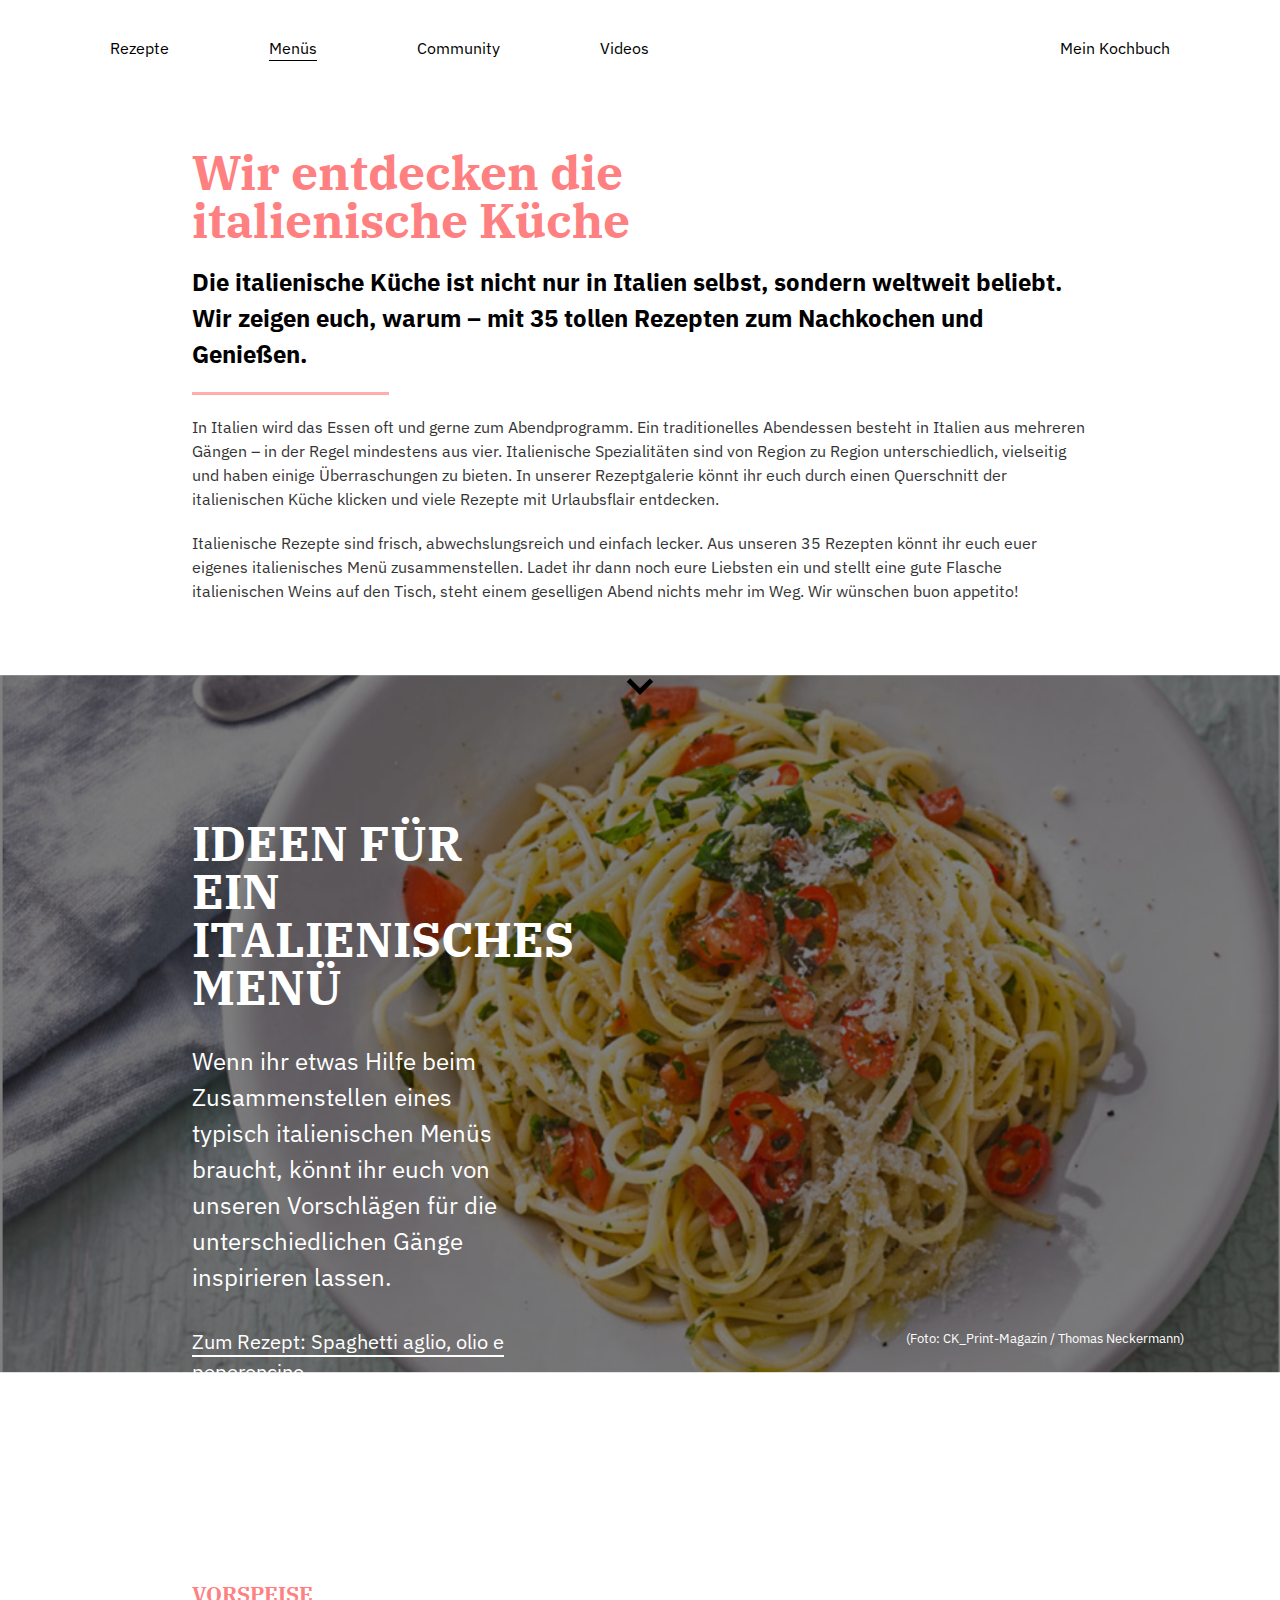
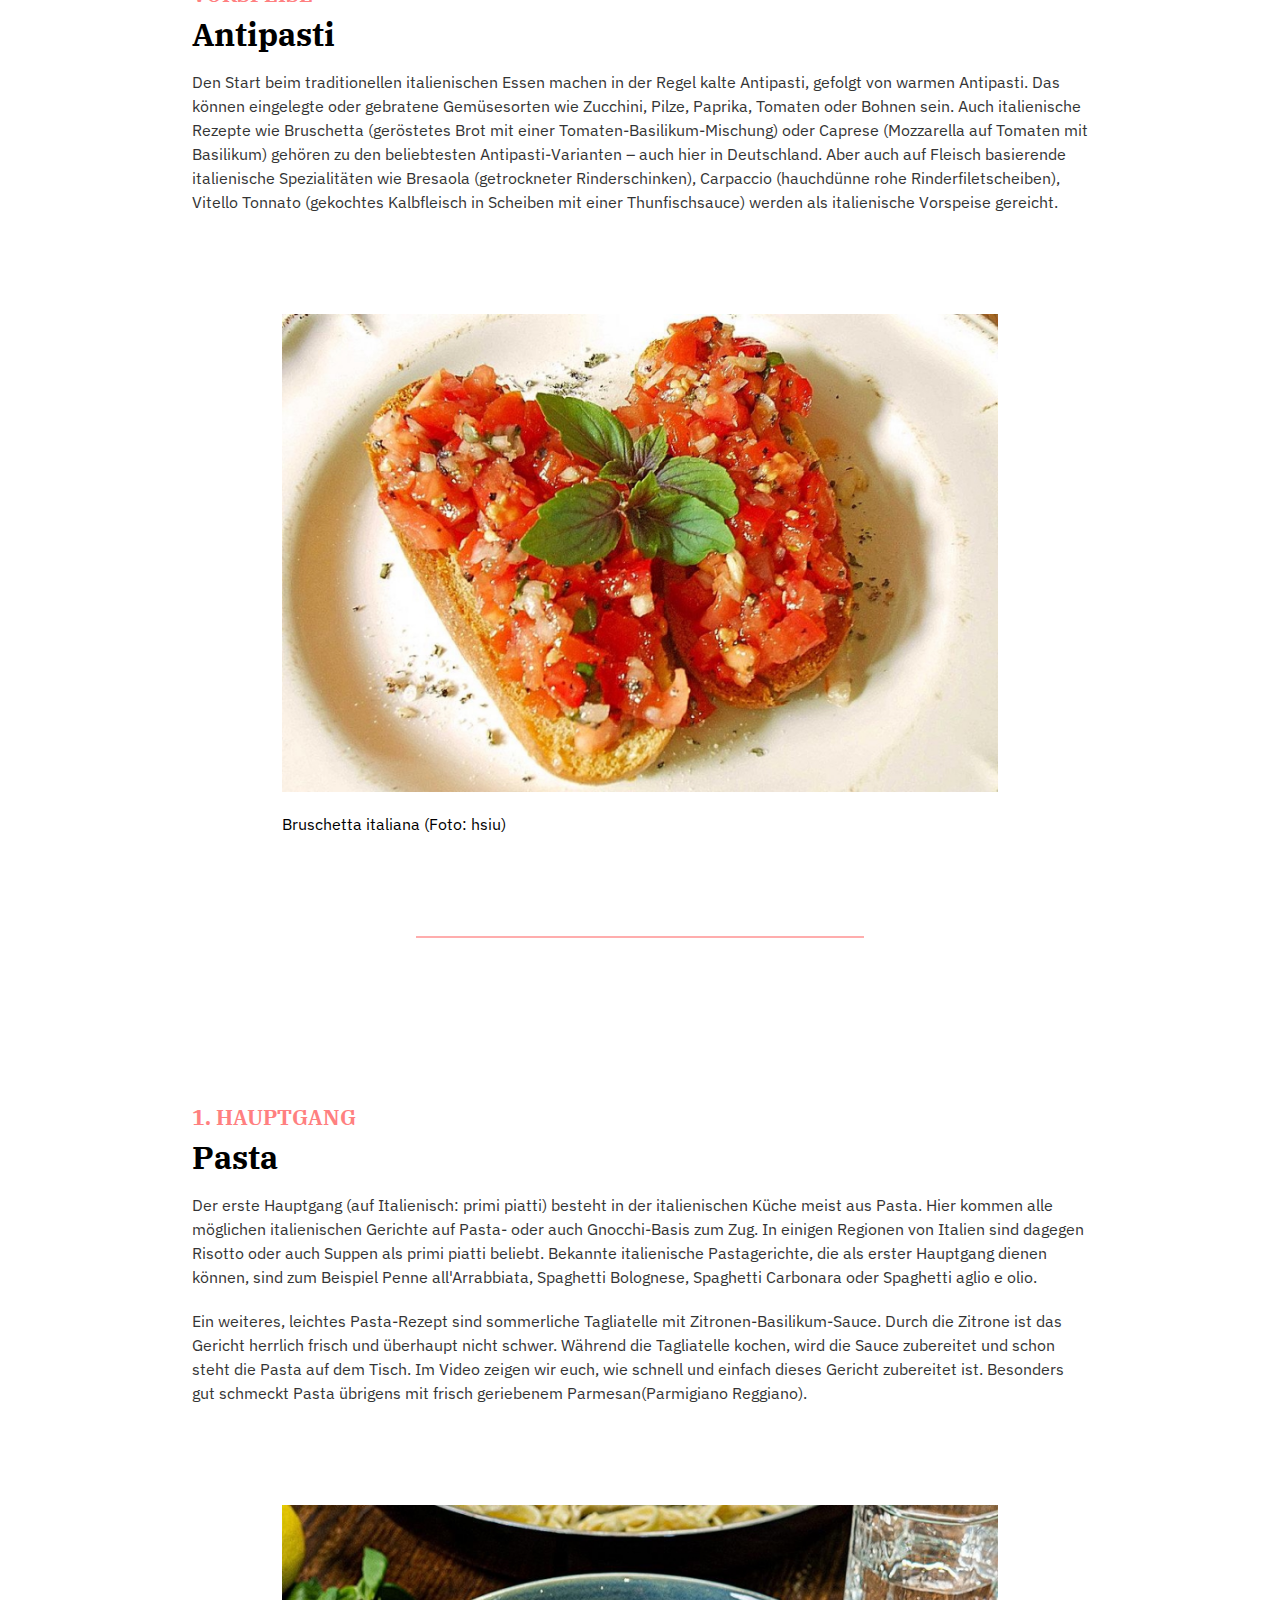
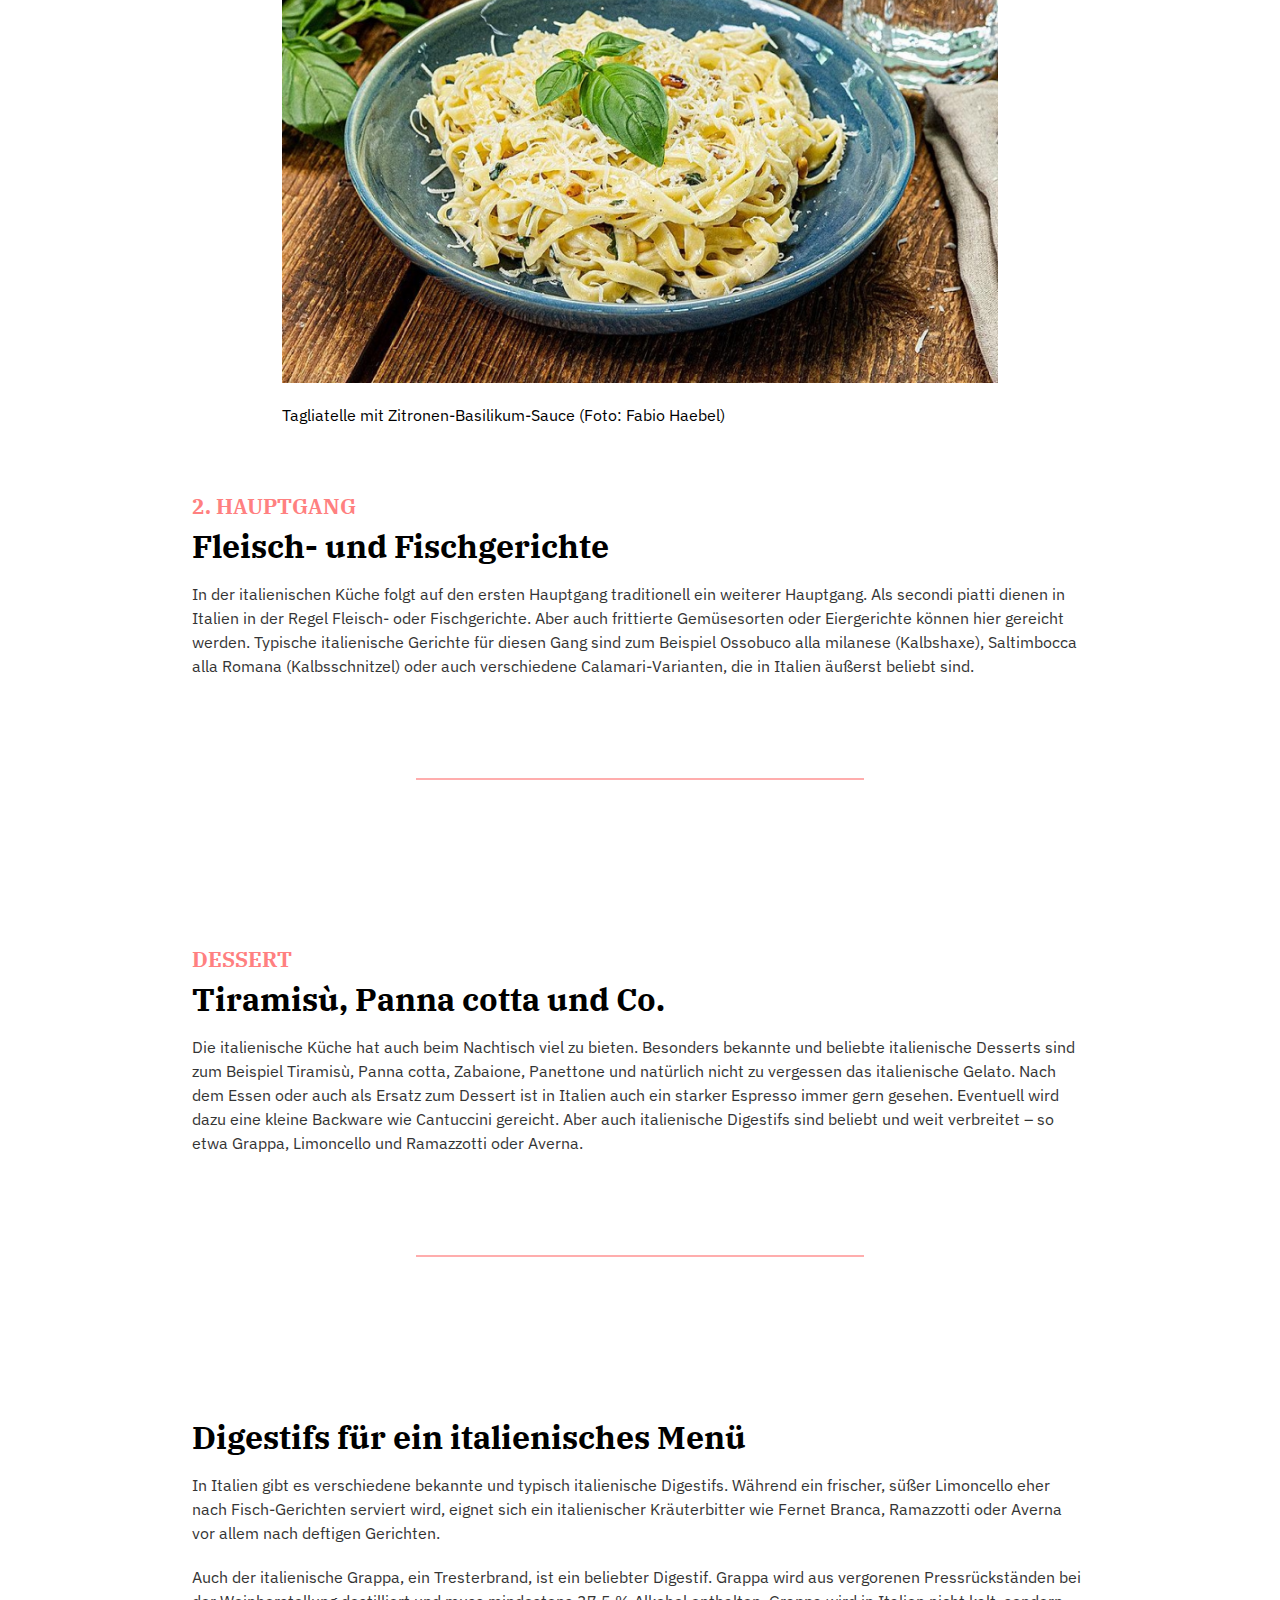
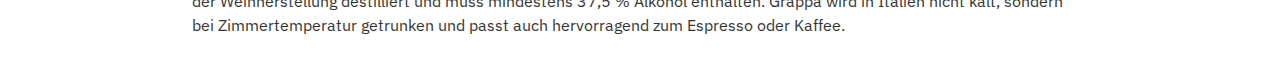
<file: index.html>
<!DOCTYPE html>
<html lang="de">
  <head>
    <meta charset="UTF-8" />
    <meta http-equiv="X-UA-Compatible" content="IE=edge" />
    <meta name="viewport" content="width=device-width, initial-scale=1.0" />
    <title>Übersicht</title>

    <link rel="stylesheet" href="./styles/reset.css" />
    <link rel="stylesheet" href="./styles/variables.css" />
    <link rel="stylesheet" href="./styles/base.css" />
    <link rel="stylesheet" href="./styles/components.css" />
    <link rel="stylesheet" href="./styles/index.css" />
  </head>

  <body>
    <header class="navbar">
      <nav>
        <ul>
          <li>
            <a href="./recipes/spaghetti-aglio-olio-e-peperoncino.html"
              >Rezepte</a
            >
          </li>
          <li><a class="is-active" href="./index.html">Menüs</a></li>
          <li><a href="#">Community</a></li>
          <li><a href="#">Videos</a></li>
          <li><a href="#">Mein Kochbuch</a></li>
        </ul>
      </nav>
    </header>

    <main>
      <article class="catcher">
        <h1>Wir entdecken die italienische Küche</h1>

        <h2 class="subheader">
          Die italienische Küche ist nicht nur in Italien selbst, sondern
          weltweit beliebt. Wir zeigen euch, warum – mit 35 tollen Rezepten zum
          Nachkochen und Genießen.
        </h2>

        <hr />

        <p>
          In Italien wird das Essen oft und gerne zum Abendprogramm. Ein
          traditionelles Abendessen besteht in Italien aus mehreren Gängen – in
          der Regel mindestens aus vier. Italienische Spezialitäten sind von
          Region zu Region unterschiedlich, vielseitig und haben einige
          Überraschungen zu bieten. In unserer Rezeptgalerie könnt ihr euch
          durch einen Querschnitt der italienischen Küche klicken und viele
          Rezepte mit Urlaubsflair entdecken.
        </p>

        <p>
          Italienische Rezepte sind frisch, abwechslungsreich und einfach
          lecker. Aus unseren 35 Rezepten könnt ihr euch euer eigenes
          italienisches Menü zusammenstellen. Ladet ihr dann noch eure Liebsten
          ein und stellt eine gute Flasche italienischen Weins auf den Tisch,
          steht einem geselligen Abend nichts mehr im Weg. Wir wünschen buon
          appetito!
        </p>

        <p>
          <a href="#antipasti">
            <svg
              xmlns="http://www.w3.org/2000/svg"
              viewBox="0 -960 960 960"
              width="48"
            >
              <path d="M480-322 216-586l67-67 197 198 197-197 67 67-264 263Z" />
            </svg>
          </a>
        </p>
      </article>

      <section class="hero">
        <figure>
          <img src="images/header.jpg" alt="Bild von Spaghetti" />
          <figcaption>(Foto: CK_Print-Magazin / Thomas Neckermann)</figcaption>
        </figure>

        <div class="hero-content">
          <h2>Ideen für ein italienisches Menü</h2>
          <p>
            Wenn ihr etwas Hilfe beim Zusammenstellen eines typisch
            italienischen Menüs braucht, könnt ihr euch von unseren Vorschlägen
            für die unterschiedlichen Gänge inspirieren lassen.
            <a href="#">Zum Rezept: Spaghetti aglio, olio e peperoncino</a>
          </p>
        </div>
      </section>

      <section id="antipasti">
        <h2>Vorspeise</h2>
        <h3>Antipasti</h3>

        <p>
          Den Start beim traditionellen italienischen Essen machen in der Regel
          kalte Antipasti, gefolgt von warmen Antipasti. Das können eingelegte
          oder gebratene Gemüsesorten wie Zucchini, Pilze, Paprika, Tomaten oder
          Bohnen sein. Auch italienische Rezepte wie Bruschetta (geröstetes Brot
          mit einer Tomaten-Basilikum-Mischung) oder Caprese (Mozzarella auf
          Tomaten mit Basilikum) gehören zu den beliebtesten Antipasti-Varianten
          – auch hier in Deutschland. Aber auch auf Fleisch basierende
          italienische Spezialitäten wie Bresaola (getrockneter Rinderschinken),
          Carpaccio (hauchdünne rohe Rinderfiletscheiben), Vitello Tonnato
          (gekochtes Kalbfleisch in Scheiben mit einer Thunfischsauce) werden
          als italienische Vorspeise gereicht.
        </p>

        <figure>
          <img
            src="./images/bruschetta-italiana.jpg"
            alt="Bild von Bruschetta Italiana"
          />
          <figcaption>Bruschetta italiana (Foto: hsiu)</figcaption>
        </figure>

        <hr />
      </section>

      <section>
        <h2>1. Hauptgang</h2>
        <h3>Pasta</h3>

        <p>
          Der erste Hauptgang (auf Italienisch: primi piatti) besteht in der
          italienischen Küche meist aus Pasta. Hier kommen alle möglichen
          italienischen Gerichte auf Pasta- oder auch Gnocchi-Basis zum Zug. In
          einigen Regionen von Italien sind dagegen Risotto oder auch Suppen als
          primi piatti beliebt. Bekannte italienische Pastagerichte, die als
          erster Hauptgang dienen können, sind zum Beispiel Penne
          all'Arrabbiata, Spaghetti Bolognese, Spaghetti Carbonara oder
          Spaghetti aglio e olio.
        </p>

        <p>
          Ein weiteres, leichtes Pasta-Rezept sind sommerliche Tagliatelle mit
          Zitronen-Basilikum-Sauce. Durch die Zitrone ist das Gericht herrlich
          frisch und überhaupt nicht schwer. Während die Tagliatelle kochen,
          wird die Sauce zubereitet und schon steht die Pasta auf dem Tisch. Im
          Video zeigen wir euch, wie schnell und einfach dieses Gericht
          zubereitet ist. Besonders gut schmeckt Pasta übrigens mit frisch
          geriebenem Parmesan(Parmigiano Reggiano).
        </p>

        <figure>
          <img
            src="./images/tagliatelle-mit-zitronen-basilikum-sauce.jpg"
            alt="Bild von Tagliatelle"
          />
          <figcaption>
            Tagliatelle mit Zitronen-Basilikum-Sauce (Foto: Fabio Haebel)
          </figcaption>
        </figure>
      </section>

      <section>
        <h2>2. Hauptgang</h2>
        <h3>Fleisch- und Fischgerichte</h3>

        <p>
          In der italienischen Küche folgt auf den ersten Hauptgang traditionell
          ein weiterer Hauptgang. Als secondi piatti dienen in Italien in der
          Regel Fleisch- oder Fischgerichte. Aber auch frittierte Gemüsesorten
          oder Eiergerichte können hier gereicht werden. Typische italienische
          Gerichte für diesen Gang sind zum Beispiel Ossobuco alla milanese
          (Kalbshaxe), Saltimbocca alla Romana (Kalbsschnitzel) oder auch
          verschiedene Calamari-Varianten, die in Italien äußerst beliebt sind.
        </p>

        <hr />
      </section>

      <section>
        <h2>Dessert</h2>
        <h3>Tiramisù, Panna cotta und Co.</h3>

        <p>
          Die italienische Küche hat auch beim Nachtisch viel zu bieten.
          Besonders bekannte und beliebte italienische Desserts sind zum
          Beispiel Tiramisù, Panna cotta, Zabaione, Panettone und natürlich
          nicht zu vergessen das italienische Gelato. Nach dem Essen oder auch
          als Ersatz zum Dessert ist in Italien auch ein starker Espresso immer
          gern gesehen. Eventuell wird dazu eine kleine Backware wie Cantuccini
          gereicht. Aber auch italienische Digestifs sind beliebt und weit
          verbreitet – so etwa Grappa, Limoncello und Ramazzotti oder Averna.
        </p>

        <hr />
      </section>

      <section>
        <h3>Digestifs für ein italienisches Menü</h3>

        <p>
          In Italien gibt es verschiedene bekannte und typisch italienische
          Digestifs. Während ein frischer, süßer Limoncello eher nach
          Fisch-Gerichten serviert wird, eignet sich ein italienischer
          Kräuterbitter wie Fernet Branca, Ramazzotti oder Averna vor allem nach
          deftigen Gerichten.
        </p>

        <p>
          Auch der italienische Grappa, ein Tresterbrand, ist ein beliebter
          Digestif. Grappa wird aus vergorenen Pressrückständen bei der
          Weinherstellung destilliert und muss mindestens 37,5 % Alkohol
          enthalten. Grappa wird in Italien nicht kalt, sondern bei
          Zimmertemperatur getrunken und passt auch hervorragend zum Espresso
          oder Kaffee.
        </p>
      </section>
    </main>
  </body>
</html>
</file>
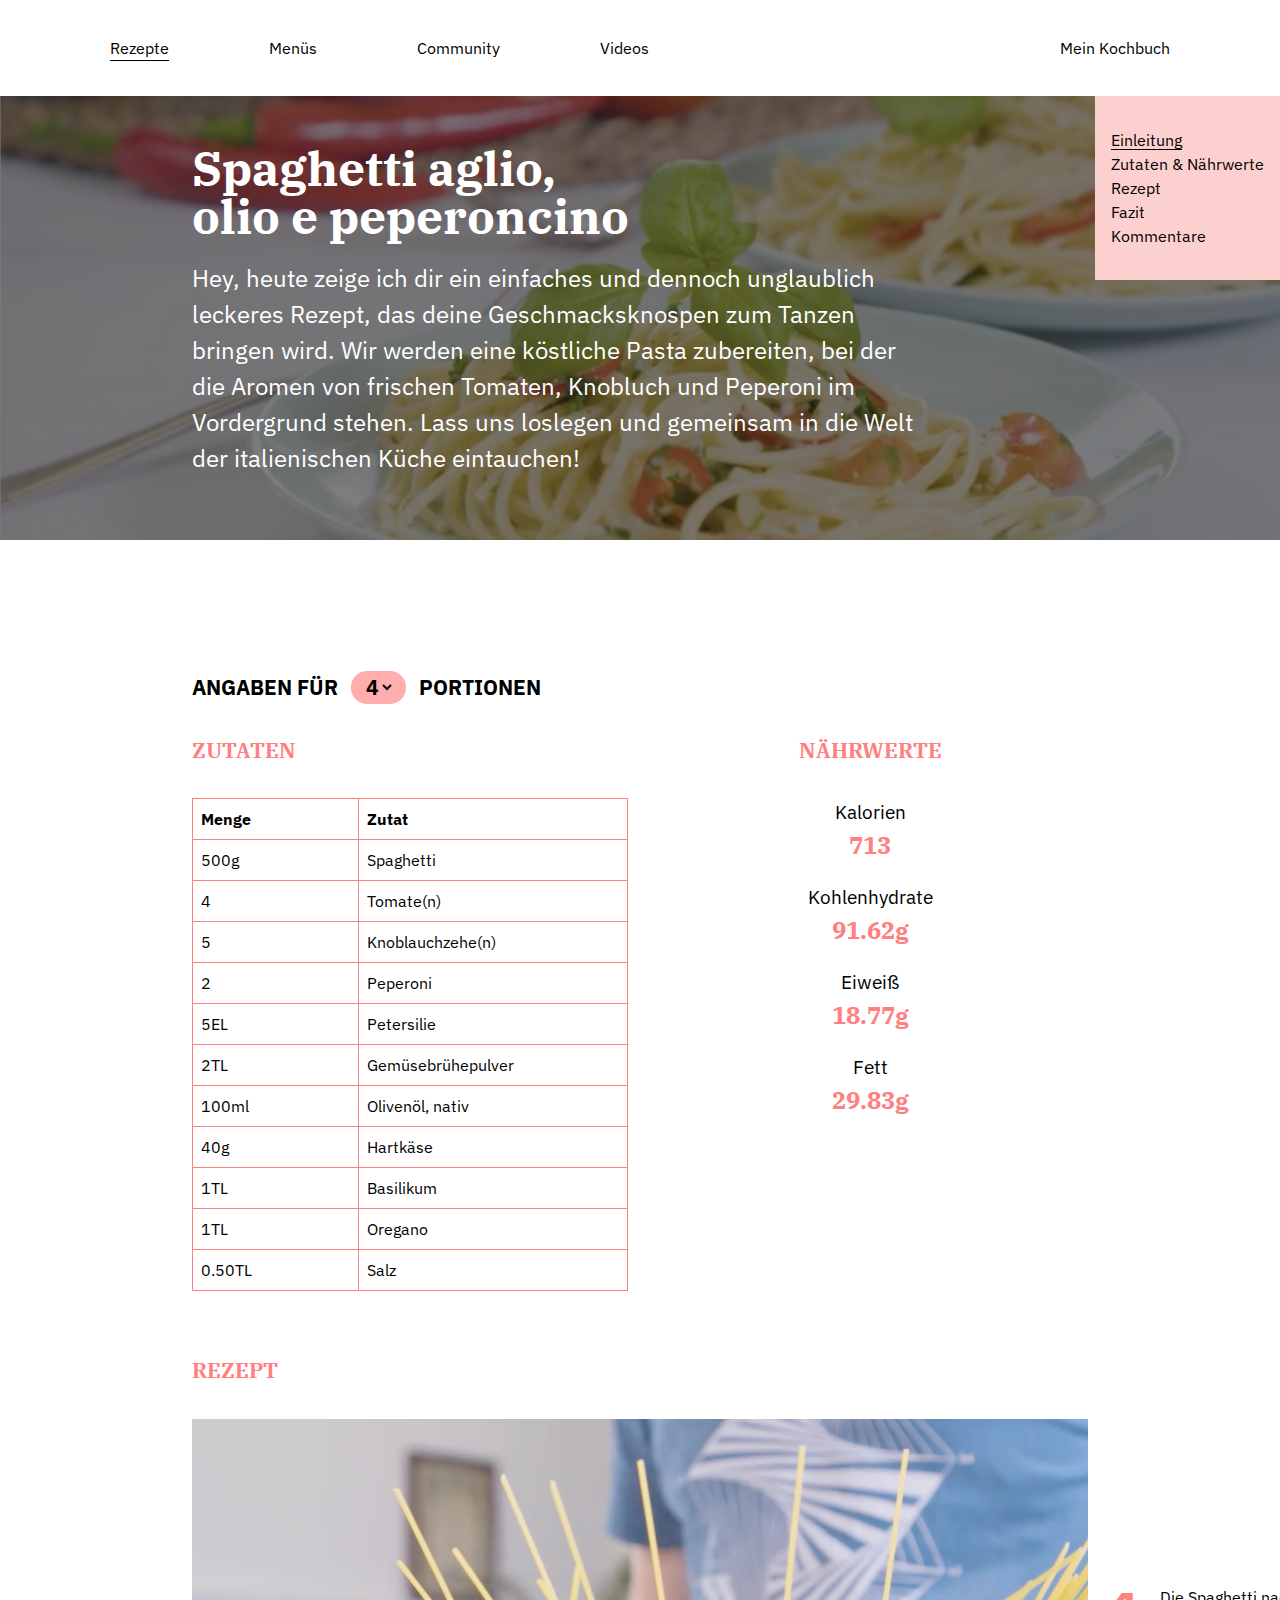
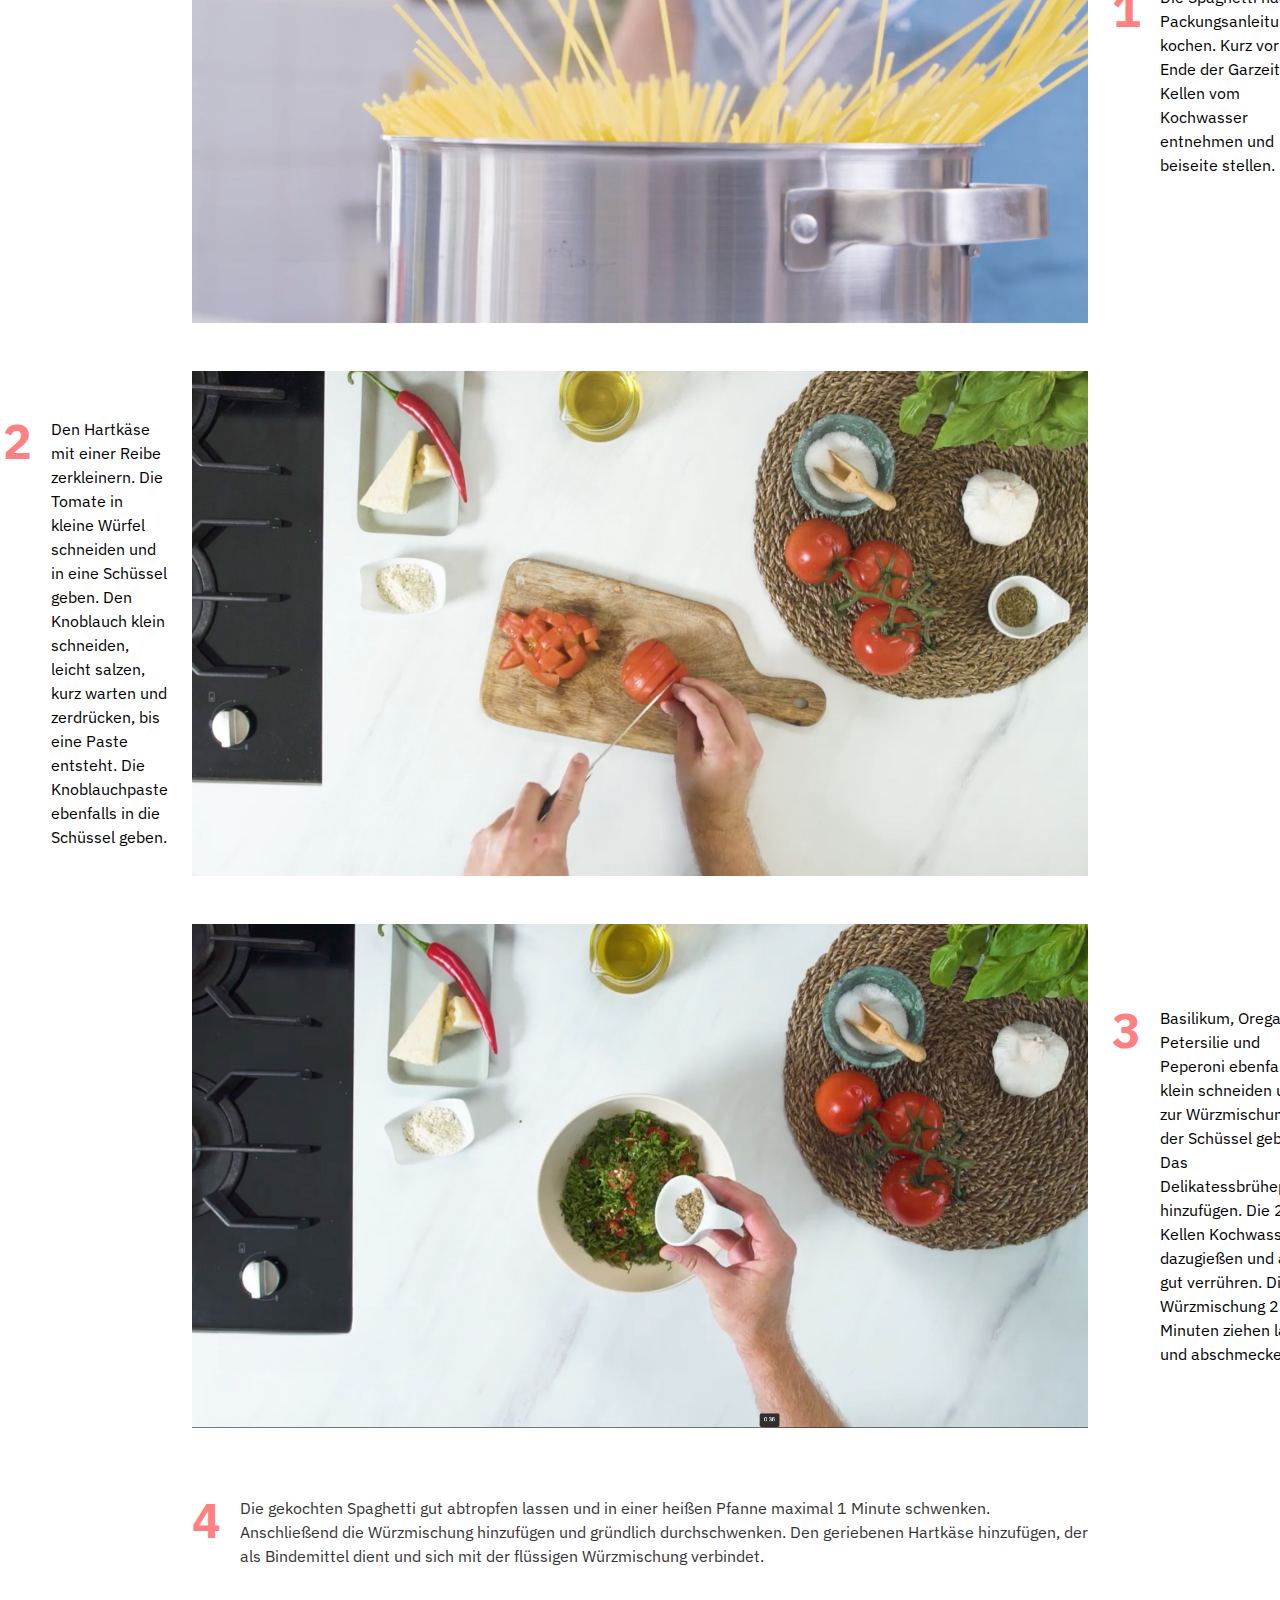
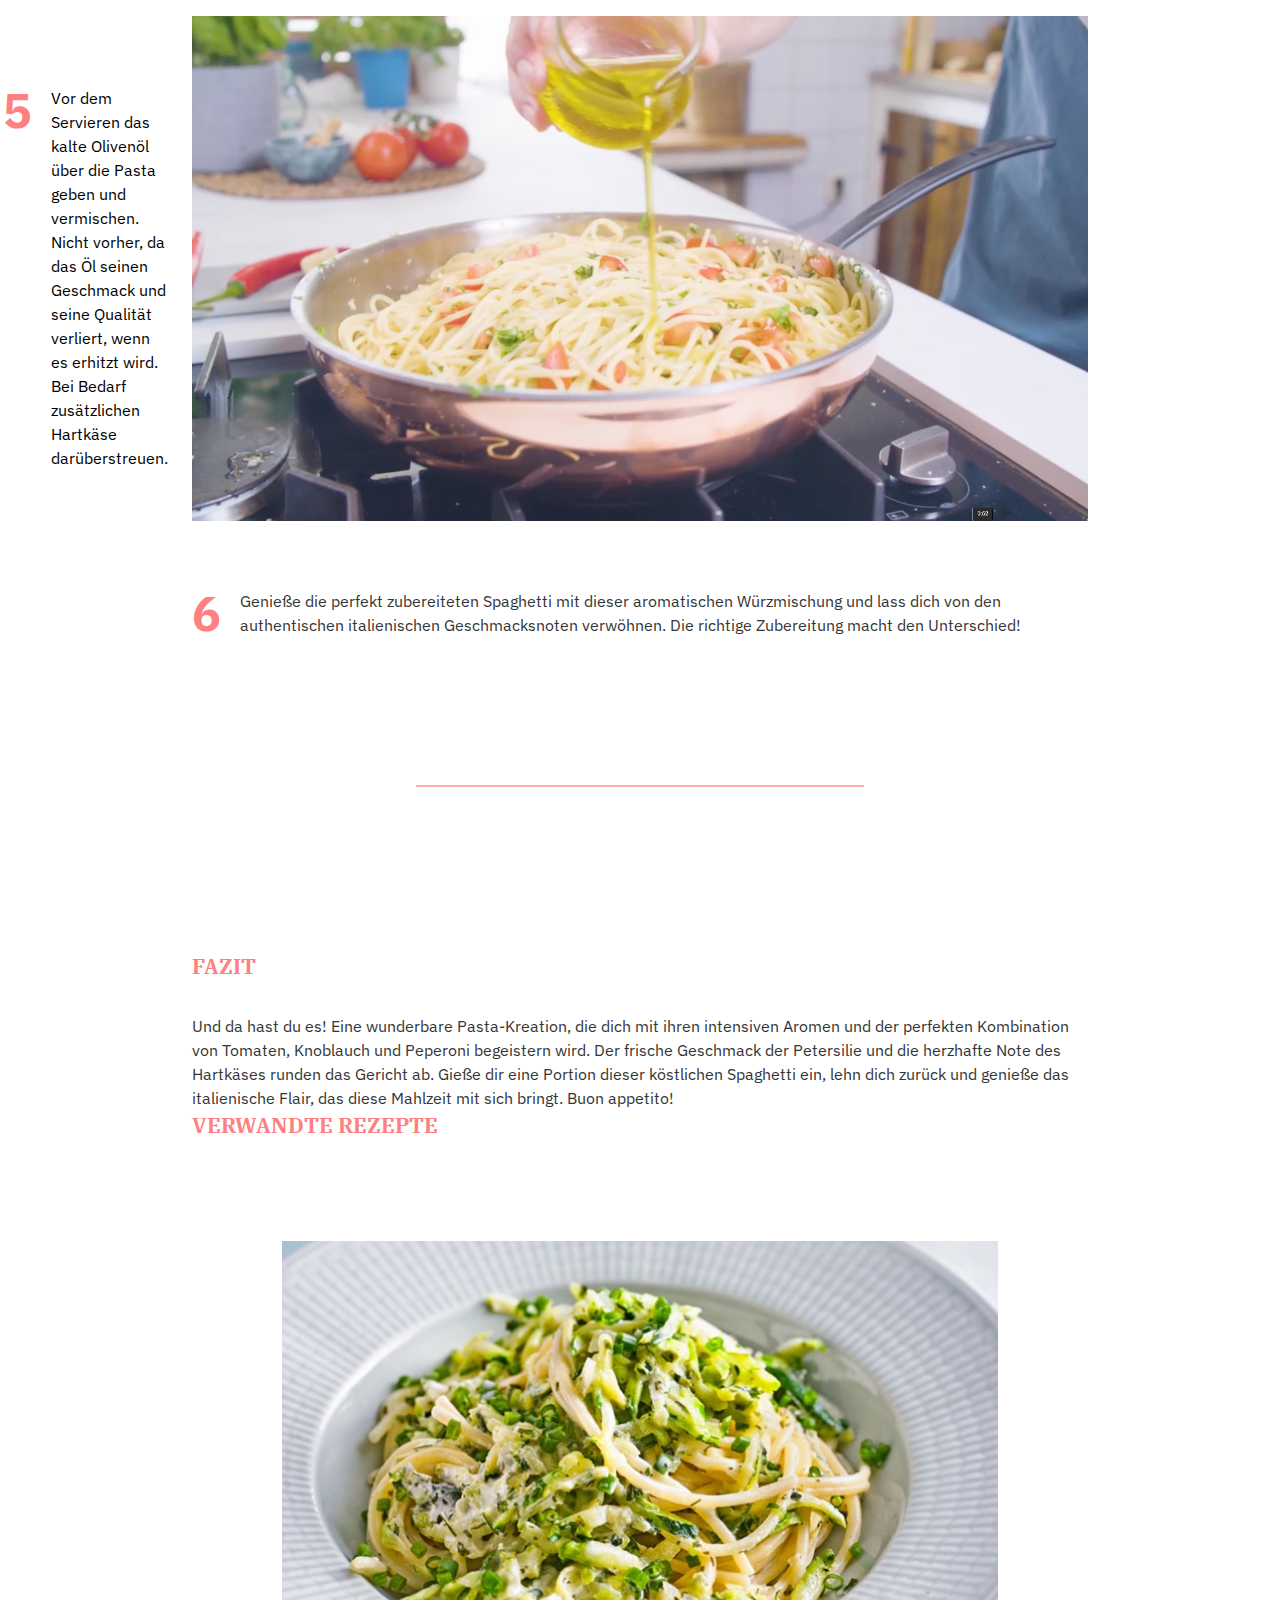
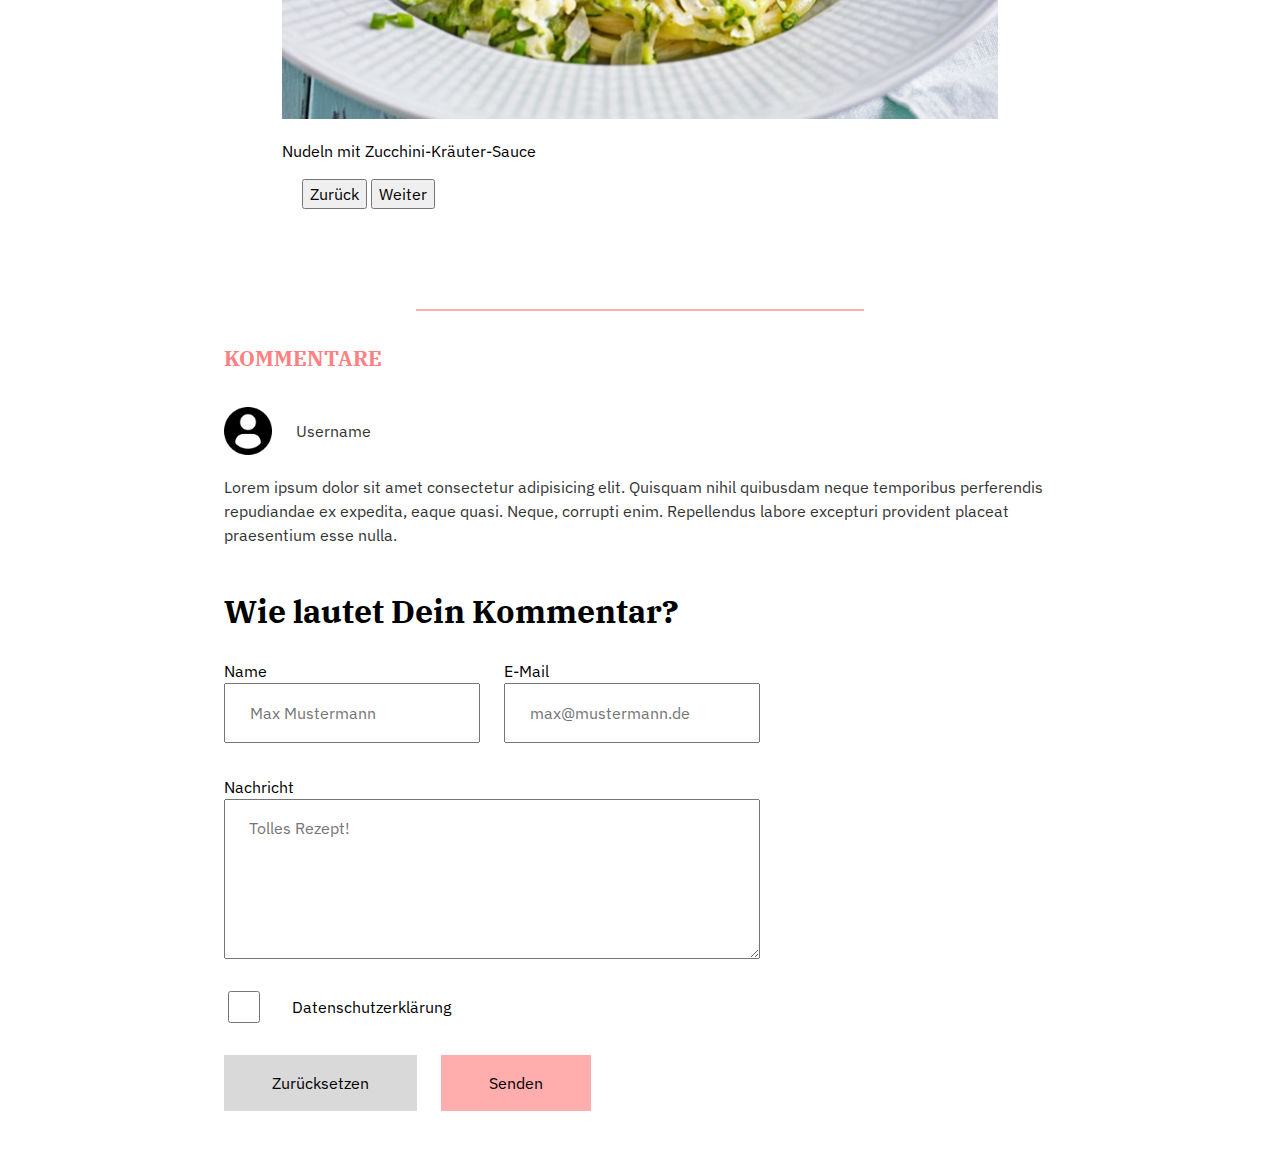
<file: recipes/spaghetti-aglio-olio-e-peperoncino.html>
<!DOCTYPE html>
<html lang="de">
  <head>
    <meta charset="UTF-8" />
    <meta http-equiv="X-UA-Compatible" content="IE=edge" />
    <meta name="viewport" content="width=device-width, initial-scale=1.0" />
    <title>Spaghetti aglio, olio e peperoncino</title>

    <link rel="stylesheet" href="../styles/reset.css" />
    <link rel="stylesheet" href="../styles/variables.css" />
    <link rel="stylesheet" href="../styles/base.css" />
    <link rel="stylesheet" href="../styles/layout.css" />
    <link rel="stylesheet" href="../styles/components.css" />
    <link rel="stylesheet" href="../styles/quantity-selector.css" />
    <link rel="stylesheet" href="../styles/slideshow.css" />
  </head>

  <body>
    <header class="navbar">
      <nav>
        <ul>
          <li>
            <a
              class="is-active"
              href="../recipes/spaghetti-aglio-olio-e-peperoncino.html"
              >Rezepte</a
            >
          </li>
          <li><a href="../index.html">Menüs</a></li>
          <li><a href="#">Community</a></li>
          <li><a href="#">Videos</a></li>
          <li><a href="#">Mein Kochbuch</a></li>
        </ul>
      </nav>
    </header>

    <main>
      <nav data-intern-nav class="intern-nav">
        <ul>
          <li><a href="#einleitung">Einleitung</a></li>
          <li><a href="#zutaten-und-naehrwerte">Zutaten & Nährwerte</a></li>
          <li><a href="#rezept">Rezept</a></li>
          <li><a href="#fazit">Fazit</a></li>
          <li><a href="#kommentare">Kommentare</a></li>
        </ul>
      </nav>
      <article class="hero" id="einleitung">
        <figure>
          <img
            src="../images/spaghetti-aglio-olio-e-peperoncino.jpg"
            alt="Bild von Spaghetti aglio, olio e peperoncino"
          />
        </figure>

        <div class="hero-content">
          <h1>Spaghetti aglio, olio e peperoncino</h1>
          <p>
            Hey, heute zeige ich dir ein einfaches und dennoch unglaublich
            leckeres Rezept, das deine Geschmacksknospen zum Tanzen bringen
            wird. Wir werden eine köstliche Pasta zubereiten, bei der die Aromen
            von frischen Tomaten, Knobluch und Peperoni im Vordergrund stehen.
            Lass uns loslegen und gemeinsam in die Welt der italienischen Küche
            eintauchen!
          </p>
        </div>
      </article>

      <section id="zutaten-und-naehrwerte">
        <h2 class="quantity-selector-head">
          Angaben für
          <span class="highlighted">
            <select
              name="quantity-selector"
              id="quantity-selector"
              data-quantity-selector
            >
              <option value="1">1</option>
              <option value="2">2</option>
              <option value="3">3</option>
              <option value="4" selected>4</option>
              <option value="5">5</option>
              <option value="6">6</option>
              <option value="7">7</option>
              <option value="8">8</option>
            </select></span
          >
          Portionen
        </h2>

        <div class="grid" data-columns="2">
          <section class="ingredients">
            <h2>Zutaten</h2>

            <table>
              <thead>
                <tr>
                  <th>Menge</th>
                  <th>Zutat</th>
                </tr>
              </thead>
              <tbody>
                <tr>
                  <td data-quantity="125" data-unit="g"></td>
                  <td>Spaghetti</td>
                </tr>
                <tr>
                  <td data-quantity="1"></td>
                  <td>Tomate(n)</td>
                </tr>
                <tr>
                  <td data-quantity="1.25"></td>
                  <td>Knoblauchzehe(n)</td>
                </tr>
                <tr>
                  <td data-quantity="0.5"></td>
                  <td>Peperoni</td>
                </tr>
                <tr>
                  <td data-quantity="1.25" data-unit="EL"></td>
                  <td>Petersilie</td>
                </tr>
                <tr>
                  <td data-quantity="0.5" data-unit="TL"></td>
                  <td>Gemüsebrühepulver</td>
                </tr>
                <tr>
                  <td data-quantity="25" data-unit="ml"></td>
                  <td>Olivenöl, nativ</td>
                </tr>
                <tr>
                  <td data-quantity="10" data-unit="g"></td>
                  <td>Hartkäse</td>
                </tr>
                <tr>
                  <td data-quantity="0.25" data-unit="TL"></td>
                  <td>Basilikum</td>
                </tr>
                <tr>
                  <td data-quantity="0.25" data-unit="TL"></td>
                  <td>Oregano</td>
                </tr>
                <tr>
                  <td data-quantity="0.125" data-unit="TL"></td>
                  <td>Salz</td>
                </tr>
              </tbody>
            </table>
          </section>

          <section class="nutritional-values">
            <h2>Nährwerte</h2>

            <dl>
              <dt>Kalorien</dt>
              <dd data-quantity="178.25"></dd>
              <dt>Kohlenhydrate</dt>
              <dd data-quantity="22.905" data-unit="g"></dd>
              <dt>Eiweiß</dt>
              <dd data-quantity="4.6925" data-unit="g"></dd>
              <dt>Fett</dt>
              <dd data-quantity="7.4575" data-unit="g"></dd>
            </dl>
          </section>
        </div>
      </section>

      <section id="rezept">
        <h2>Rezept</h2>
        <ol class="steps">
          <li>
            <figure>
              <img
                src="../images/step-1.jpg"
                alt="Topf mit kassen Spaghetti drin"
              />
              <figcaption class="has-counter">
                Die Spaghetti nach Packungsanleitung kochen. Kurz vor Ende der
                Garzeit 2 Kellen vom Kochwasser entnehmen und beiseite stellen.
              </figcaption>
            </figure>
          </li>
          <li>
            <figure class="is-reversed">
              <img
                src="../images/step-2.jpg"
                alt="Topf mit kassen Spaghetti drin"
              />
              <figcaption class="has-counter">
                Den Hartkäse mit einer Reibe zerkleinern. Die Tomate in kleine
                Würfel schneiden und in eine Schüssel geben. Den Knoblauch klein
                schneiden, leicht salzen, kurz warten und zerdrücken, bis eine
                Paste entsteht. Die Knoblauchpaste ebenfalls in die Schüssel
                geben.
              </figcaption>
            </figure>
          </li>
          <li>
            <figure>
              <img
                src="../images/step-3.jpg"
                alt="Topf mit kassen Spaghetti drin"
              />
              <figcaption class="has-counter">
                Basilikum, Oregano, Petersilie und Peperoni ebenfalls klein
                schneiden und zur Würzmischung in der Schüssel geben. Das
                Delikatessbrühepulver hinzufügen. Die 2 Kellen Kochwasser
                dazugießen und alles gut verrühren. Die Würzmischung 2 Minuten
                ziehen lassen und abschmecken.
              </figcaption>
            </figure>
          </li>
          <li class="is-text-only">
            <p class="has-counter">
              Die gekochten Spaghetti gut abtropfen lassen und in einer heißen
              Pfanne maximal 1 Minute schwenken. Anschließend die Würzmischung
              hinzufügen und gründlich durchschwenken. Den geriebenen Hartkäse
              hinzufügen, der als Bindemittel dient und sich mit der flüssigen
              Würzmischung verbindet.
            </p>
          </li>
          <li>
            <figure class="is-reversed">
              <img
                src="../images/step-4.jpg"
                alt="Topf mit kassen Spaghetti drin"
              />
              <figcaption class="has-counter">
                Vor dem Servieren das kalte Olivenöl über die Pasta geben und
                vermischen. Nicht vorher, da das Öl seinen Geschmack und seine
                Qualität verliert, wenn es erhitzt wird. Bei Bedarf zusätzlichen
                Hartkäse darüberstreuen.
              </figcaption>
            </figure>
          </li>
          <li class="is-text-only">
            <p class="has-counter">
              Genieße die perfekt zubereiteten Spaghetti mit dieser aromatischen
              Würzmischung und lass dich von den authentischen italienischen
              Geschmacksnoten verwöhnen. Die richtige Zubereitung macht den
              Unterschied!
            </p>
          </li>
        </ol>

        <hr />
      </section>

      <section id="fazit">
        <h2>Fazit</h2>
        <p>
          Und da hast du es! Eine wunderbare Pasta-Kreation, die dich mit ihren
          intensiven Aromen und der perfekten Kombination von Tomaten, Knoblauch
          und Peperoni begeistern wird. Der frische Geschmack der Petersilie und
          die herzhafte Note des Hartkäses runden das Gericht ab. Gieße dir eine
          Portion dieser köstlichen Spaghetti ein, lehn dich zurück und genieße
          das italienische Flair, das diese Mahlzeit mit sich bringt. Buon
          appetito!
        </p>

        <h2>Verwandte Rezepte</h2>

        <section id="slideshow-recipes">
          <div class="slideshow-container">
          <ul>
            <li>
              <figure>
              <img src="../images/nudeln-mit-zucchini-kraeuter-sauce.jpg" alt="Nudeln mit Zucchini-Kräuter-Sauce">
                <figcaption>Nudeln mit Zucchini-Kräuter-Sauce</figcaption>
              </figure>
            </li>

            <li>
              <figure>
              <img src="../images/tagliatelle-mit-zitronen-basilikum-sauce.jpg" alt="Tagliatelle mit Zitronen-Basilikum-Sauce">
                <figcaption>Tagliatelle mit Zitronen-Basilikum-Sauce</figcaption>
              </figure>
            </li>

            <li>
              <figure>
              <img src="../images/spaghetti-alla-puttanesca.jpg" alt="Spaghetti alla Puttanesca">
                <figcaption>Spaghetti alla Puttanesca</figcaption>
              </figure>
            </li>

            <li>
              <figure>
              <img src="../images/spaghetti-bolognese.jpg" alt="Spaghetti Bolognese">
                <figcaption>Spaghetti Bolognese</figcaption>
              </figure>
            </li>

            <li>
              <figure>
              <img src="../images/spaghetti-carbonara.jpg" alt="Spaghetti Carbonara">
                <figcaption>Spaghetti Carbonara</figcaption>
              </figure>
            </li>

            <li>
              <figure>
              <img src="../images/spaghetti-melanzane.jpg" alt="Spaghetti Melazane">
                <figcaption>Spaghetti Melazane</figcaption>
              </figure>
            </li>

            <li>
              <figure>
              <img src="../images/lachs-tagliatelle-mit-cremiger-oberssauce.jpg" alt="Lachs Tagliatelle mit cremiger Oberssauce">
                <figcaption>Lachs Tagliatelle mit cremiger Oberssauce</figcaption>
              </figure>
            </li>

            <li>
              <figure>
              <img src="../images/tagliatelle-al-salmone.jpg" alt="Tagliatelle al Salmone">
                <figcaption>Tagliatelle al Salmone</figcaption>
              </figure>
            </li>
          </ul>
          </div>
          <button id="prevBtn">Zurück</button>
          <button id="nextBtn">Weiter</button>
          <hr />  
        </section>
      
      <section class="comments" id="kommentare">
        <h2>Kommentare</h2>
        <div class="comment">
          <div class="comment-user-info">
            <img src="../images/user.png" alt="Logo" />
            <p>Username</p>
          </div>
          <p>
            Lorem ipsum dolor sit amet consectetur adipisicing elit. Quisquam
            nihil quibusdam neque temporibus perferendis repudiandae ex
            expedita, eaque quasi. Neque, corrupti enim. Repellendus labore
            excepturi provident placeat praesentium esse nulla.
          </p>
        </div>

        <h3>Wie lautet Dein Kommentar?</h3>

        <form action="#">
          <div class="form-container">
            <div class="input-container">
              <label for="name">Name</label>
              <input
                type="text"
                id="name"
                name="name"
                placeholder="Max Mustermann"
              />
            </div>

            <div class="input-container">
              <label for="email">E-Mail</label>
              <input
                type="email"
                id="email"
                name="email"
                placeholder="max@mustermann.de"
              />
            </div>
          </div>

          <div></div>

          <label for="message">Nachricht</label>
          <textarea
            id="message"
            name="message"
            placeholder="Tolles Rezept!"
          ></textarea>

          <label for="data">
            <input type="checkbox" id="data" name="data" />
            Datenschutzerklärung</label
          >

          <div class="form-container">
            <button type="reset">Zurücksetzen</button>

            <button id="comment-submit-btn" type="submit">Senden</button>
          </div>
        </form>
      </section>
    </main>

    <script src="../scripts/slideshow.js"></script>
    <script src="../scripts/form-validation.js"></script>
    <script src="../scripts/main.js"></script>
    <script src="../scripts/quantity-selector.js"></script>
    <script src="../scripts/slideshow.js"></script>
  </body>
</html>
</file>
<file: styles/variables.css>
@import url("https://fonts.googleapis.com/css2?family=IBM+Plex+Sans:wght@400;700&display=swap");
@import url("https://fonts.googleapis.com/css2?family=IBM+Plex+Serif:wght@400;500;700&display=swap");

:root {
    --base-size: 1rem;

    /* Sizes */
    --xs: calc(0.5 * var(--base-size));
    --s: calc(1 * var(--base-size));
    --m: calc(1.5 * var(--base-size));
    --l: calc(2 * var(--base-size));
    --xl: calc(3 * var(--base-size));
    --xxl: calc(4 * var(--base-size));
    --xxxl: calc(5 * var(--base-size));
    --max-width-content: calc(60 * var(--s));

    /* Colors */
    --primary: #000;
    --primary-lighter: #343434;
    --secondary: #fff;
    --accent: #ff8080;
    --accent-lighter: #ffadad;
    --accent-lightest: #fdd0d0;
    --light: hsl(0deg 0% 80% / 100%);
    --lighter: hsl(0deg 0% 90% / 100%);
    --lightest: hsl(0deg 0% 100% / 100%);    

    /* Font Family */
    --font-family-sans: "IBM Plex Sans", sans-serif;
    --font-family-serif: "IBM Plex Serif", serif;

    /* Spacing */
    --spacing-padding: 110px;
    --spacing-margin-large: 100px;
    --spacing-margin-medium: 20px;

    /* Font Sizes */
    --font-size-base: var(--s);
    --font-size-heading1: var(--xl);
    --font-size-heading2: var(--m);
    --font-size-paragraph: var(--s);

    /* Font Weights */
    --font-weight-normal: 400;
    --font-weight-bold: 700;

    /* Figure */
    --figure-margin-top: var(--spacing-margin-large);

    /* Article */
    --article-margin-bottom: var(--spacing-margin-large);

    /* Misc */
    --lh-heading: 100%;
}
</file>
<file: styles/base.css>
html,
body {
    font-family: var(--font-family-sans);
    font-size: var(--font-size-base);
}

nav a {
    color: var(--primary);
}


h1 {
    max-width: var(--max-width-content);
    color: var(--accent);
    font-family: var(--font-family-serif);
    font-size: var(--font-size-heading1);
    font-weight: var(--font-weight-bold);
    line-height: var(--lh-heading);
    text-wrap: balance;
}

h2 {
    margin-bottom: var(--l);
    font-size: var(--font-size-heading2);
    font-weight: var(--font-weight-bold);
    line-height: var(--lh-normal);
}

h3{
    line-height: var(--lh-heading);
}

h2 + h3{
    margin-top: calc(var(--m) * -1);
}

hr {
    border: none;
    border-top: 2px solid #d9d9d9;
    margin: var(--spacing-margin-large) 0;
}

p {
    margin: var(--spacing-margin-medium) 0 0;
    color: var(--primary-lighter);
    font-size: var(--font-size-paragraph);
    font-weight: var(--font-weight-normal);
    line-height: 1.5;
}

figure {
    margin: var(--figure-margin-top) 0 0;
}

img {
    width: 100%;
}

figcaption {
    margin: var(--spacing-margin-medium) 0 0;
}

ol {
    padding: 0 0 0 var(--spacing-margin-medium);
}

main > article:not(.hero),
main > div,
main > section:not(.hero){
    max-width: var(--max-width-content);
    padding: var(--l);
    margin: auto;
}

/* stylelint-disable-next-line no-descending-specificity */
article {
    margin: 0 0 var(--article-margin-bottom);
}

article a {
    display: inline-block;
    margin: var(--spacing-margin-medium) 0 0;
    color: var(--primary);
    text-decoration: none;
}

section h2,
article:not([class]) h2
 {
    color: var(--accent);
    font-family: var(--font-family-serif);
    font-size: 1.3rem;
    text-transform: uppercase;
}

article:not([class]) h3,
section:not([class]) h3 {
    font-family: var(--font-family-serif);
    font-size: 2rem;
    font-weight: var(--font-weight-bold);
}

article:not([class]) figure,
section:not([class]) figure {
    width: 80%;
    margin-left: 10%;
}

article:not([class]) hr,
section:not([class]) hr {
    width: 50%;
    border-top: 2px solid var(--accent-lighter);
    margin-left: 25%;
}
</file>
<file: styles/components.css>
/* Hero
############################################################################ */

.hero {
    position: relative;
    display: flex;
    overflow: hidden;
    width: 100vw;
    flex-direction: column;
    align-items: center;
    justify-content: center;
    color: var(--secondary);
}

.hero figure {
    position: absolute;
    margin: 0;
    inset: 0;
    pointer-events: none;
}

.hero figure img {
    position: absolute;
    z-index: -1;
    top: 0;
    right: 0;
    bottom: 0;
    width: 100%;
    height: 100%;
    filter: brightness(0.5);
    object-fit: cover;
    object-position: center center;

}

.hero figure figcaption {
    position: absolute;
    right: var(--xl);
    bottom: var(--s);
    font-size: smaller;
}

.hero h1 {
    color: var(--lightest);
}

.hero h2 {
    color: var(--lightest);
    font-family: var(--font-family-serif);
    font-size: var(--l);
    font-weight: var(--font-weight-bold);
    line-height: var(--lh-heading);
}

.hero p {
    color: var(--secondary);
    font-size: var(--m);
}

.hero a {
    display: block;
    margin-top: var(--l);
    color: var(--secondary);
    font-size: smaller;
    text-decoration: underline;
    text-underline-offset: 0.4rem;
}

.hero-content{
    max-width: var(--max-width-content);
    padding: var(--xl) var(--l) var(--xxl);
    padding-right: calc(10vw * 1.5);
}

/* Subheader
############################################################################ */

.subheader {
    font-size: 1.5rem;
    font-weight: var(--font-weight-bold);
}


/* Catcher
############################################################################ */

.catcher {
    max-width: var(--max-width-content);
    padding: var(--l);
}

.catcher * {
    margin: var(--spacing-margin-medium) 0 0;
}

.catcher h1{
    max-width: 90%;
}

.catcher p:last-child {
    display: flex;
    width: 100%;
    align-items: center;
}

.catcher p:last-child svg {
    position: absolute;
    left: 50%;
    transform: translateX(-50%);
}

.catcher hr {
    width: 22%;
    border-top: 3px solid var(--accent-lighter);
}


/* Ingredients
############################################################################ */

.ingredients table {
    width: 100%;
    border: 1px solid var(--accent);
    border-collapse: collapse;
}

.ingredients th,
.ingredients td {
    padding: 8px;
    border-right: 1px solid var(--accent);
    border-bottom: 1px solid var(--accent);
    text-align: left;
}

.ingredients td {
    padding-right: 6rem;
}

.ingredients td:last-child {
    border-right: none;
}

/* Nutritional Values
############################################################################ */

.nutritional-values{
    width: 100%;
    text-align: center;
}

.nutritional-values dl {
    margin: 20px 0 0;
}

.nutritional-values dt {
    margin: 20px 0 0;
    font-size: 1.2rem;
}

.nutritional-values dd {
    color: var(--accent);
    font-family: "IBM Plex Serif", serif;
    font-size: 1.5rem;
    font-weight: var(--font-weight-bold);
}


/* Navbar (Main Navigation)
############################################################################ */

.navbar {
    position: sticky;
    z-index: 1;
    top: 0;
    width: 100%;
    padding: var(--spacing-margin-medium) var(--spacing-padding);
    background: var(--secondary);
}

.navbar ul {
    display: flex;
    width: 100%;
    justify-content: space-between;
    padding: 0;
    list-style: none;
}

.navbar ul li a {
    text-decoration: none;
}

.navbar ul li:not(:last-child) {
    margin-right: var(--spacing-margin-large);
}

.navbar ul li:last-child {
    margin-right: 0;
    margin-left: auto;
}

/* navbar link highlight */
.navbar a.is-active {
    text-decoration: underline;
    text-underline-offset: 0.4rem;
}

/* Intern Nav (Page Navigation)
############################################################################ */

.intern-nav {
    position: fixed;
    z-index: 1;
    right: 0;
    margin-top: 0;
    background-color: var(--accent-lightest);
}

.intern-nav ul {
    padding: 1rem;
    list-style: none;
}

/* stylelint-disable-next-line no-descending-specificity */
.intern-nav ul li {
    margin-right: 0;
}

.intern-nav ul li a {
    text-decoration: none;
}

.intern-nav ul li a[data-state="active"] {
    text-decoration: underline;
    text-underline-offset: 0.2rem;}



/* Quantiy Selector
############################################################################ */

.quantity-selector-head{
    max-width: var(--max-width-content);
    color: var(--darkest);
    font-family: var(--font-family-sans-serif);
}

.quantity-selector-head .highlighted {
    padding: 0.2rem 0.7rem;
    border-radius: 1rem;
    margin: 0 0.5rem;
    background-color: var(--accent-lighter);
    font-weight: var(--font-weight-bold);
}


/* Form
############################################################################ */

form {
    display: flex;
    width: fit-content;
    flex-direction: column;
}

form input {
    padding: var(--s) var(--m);
    margin-bottom: var(--l);
    
}

.form-container {
    display: flex;
    flex-direction: row;
    gap: var(--m);
}

form button {
    padding: var(--s) var(--xl);
    border: none;
    border-radius: 0;
    background: #d9d9d9;
    outline: none;
}

.form-container button:last-child{
    background-color: var(--accent-lighter);
}

.form-container .input-container {
    display: flex;
    flex-direction: column;
}

textarea {
    width: 100%;
    height: 10rem;
    padding: var(--s) var(--m);
}

label[for="data"] {
    display: flex;
    align-items: center;
}

form input[type="checkbox"] {
    width: 2rem;
    height: 2rem;
    margin-top: 2rem;
    margin-right: 2rem;
}

.invalid {
    border: 2px solid red;
}

.invalid-label {
    color: red;
}


/* Comments
############################################################################ */

.comments {
    max-width: var(--max-width-content);
    padding: var(--l);
}

.comments h3{
    margin-top: var(--xl);
    margin-bottom: var(--l);
}

/* stylelint-disable-next-line no-descending-specificity */
.comment-user-info p {
    margin: 0 0 0 1.5rem;
}

.comment p:last-child {
    width: 100%;
}

/* stylelint-disable-next-line no-descending-specificity */
.comment img {
    width: 3rem;
    height: 3rem;
}

.comment-user-info {
    display: flex;
    flex-direction: row;
    align-items: center;
    justify-content: space-between;
}

/* Steps
############################################################################ */

.steps{
    padding: 0;
    counter-reset: step-count;
}

/* stylelint-disable-next-line no-descending-specificity */
.steps > li{
    display: block;
    padding-bottom: var(--xl);
    counter-increment: step-count;
}

.steps > li.is-text-only{
    display: flex;
    justify-content: center;
}

.steps > li.is-text-only p{
    max-width: calc(var(--max-content-width) * 0.5);
}

.steps > li figure{
    display: flex;
    width: auto;
    align-items: center;
    margin: 0;
    gap: var(--m);
}

.steps > li figure > *{
    flex-basis: 50%;
    flex-grow: 1;
}

.steps .is-reversed{
    flex-direction: row-reverse;
}

.steps .has-counter{
    position: relative;
    padding-top: 0;
    margin-left: var(--xl);
}

.steps .has-counter::before {
    position: absolute;
    left: calc(var(--xl) * -1);
    color: var(--accent);
    content: counter(step-count);
    font-size: var(--xl);
    font-weight: bold;
    line-height: var(--xl);
}
</file>
<file: styles/index.css>
main {
    display: flex;
    flex-direction: column;
    align-items: center;
}

/* second part */
.hero {
    position: relative;
    display: flex;
    overflow: hidden;
    width: 100vw;
    height: auto;
    flex-direction: column;
    justify-content: center;
    padding: 6rem;
    color: var(--secondary);
}

.hero figure {
    position: absolute;
    left: 0;
    display: inline-block;
    width: 100%;
    height: 80%;
    pointer-events: none;
}

.hero figure img {
    position: absolute;
    z-index: -1;
    top: 50%;
    left: 50%;
    width: 100%;
    filter: brightness(0.5);
    transform: translate(-50%, -50%) scaleX(-1);
}

.hero figure figcaption {
    position: absolute;
    right: 6rem;
    bottom: 1.5rem;
    font-size: 0.8rem;
}

.hero h2 {
    width: 40%;
    font-family: var(--font-family-serif);
    font-size: 3rem;
    font-weight: var(--font-weight-bold);
}

.hero p {
    width: 45%;
    color: var(--secondary);
    font-size: 1.5rem;
}

.hero a {
    color: var(--secondary);
    font-size: 1.25rem;
    text-decoration: underline;
    text-underline-offset: 0.4rem;
}

/* first part */
.subheader {
    font-size: 1.5rem;
    font-weight: var(--font-weight-bold);
}

.catcher {
    width: 78%;
}

.catcher * {
    margin: var(--spacing-margin-medium) 0 0;
}

.catcher p:last-child {
    display: flex;
    width: 100%;
    align-items: center;
}

.catcher p:last-child svg {
    position: absolute;
    left: 50%;
    transform: translateX(-50%);
}

.catcher hr {
    width: 22%;
    border-top: 3px solid var(--accent-lighter);
}

/* other parts */
article:not([class]) {
    width: 78%;
    height: fit-content;
}

article:not([class]) h2 {
    color: var(--accent);
    font-family: var(--font-family-serif);
    font-size: 1.3rem;
    font-weight: var(--font-weight-normal);
    text-transform: uppercase;
}

article:not([class]) h3 {
    font-family: var(--font-family-serif);
    font-size: 2rem;
    font-weight: var(--font-weight-bold);
}

article:not([class]) figure {
    width: 80%;
    margin-left: 10%;
}

article:not([class]) hr {
    width: 50%;
    border-top: 2px solid var(--accent-lighter);
    margin-left: 25%;
}

/* navbar link highlight */
.navbar li:nth-child(2) a {
    text-decoration: underline;
    text-underline-offset: 0.4rem;
}
</file>
<file: styles/layout.css>
/* Grid
########################################################################## */

.grid{
    display: grid;
    gap: var(--m);
}

.grid[data-columns='2']{
    grid-template-columns: repeat(2, 1fr);
}
</file>
<file: styles/quantity-selector.css>
[data-quantity-selector] {
    border: none;
    background-color: transparent;
    cursor: pointer;
    outline: none;
}
</file>
<file: styles/slideshow.css>
#slideshow-recipes {
  aspect-ratio: 16/9;
  background-color: var(--secondary);
  color: var(--primary);
  object-fit: 100%;
  position: relative;
}

#slideshow-recipes ul {
  list-style-type: none;
  position: relative;
}

.slideshow-container {
  position: relative;
  max-width: 100%;
  height: auto;
  margin: auto;
}

.slideshow-container ul {
  list-style: none;
  padding: 0;
}

.slideshow-container li {
  display: none;
}

.slideshow-container img {
  width: 100%;
  height: auto;
}

#prevBtn {
  margin-left: var(--spacing-padding);
}
#nextBtn {
  margin-right: var(--spacing-padding);
}
</file>
